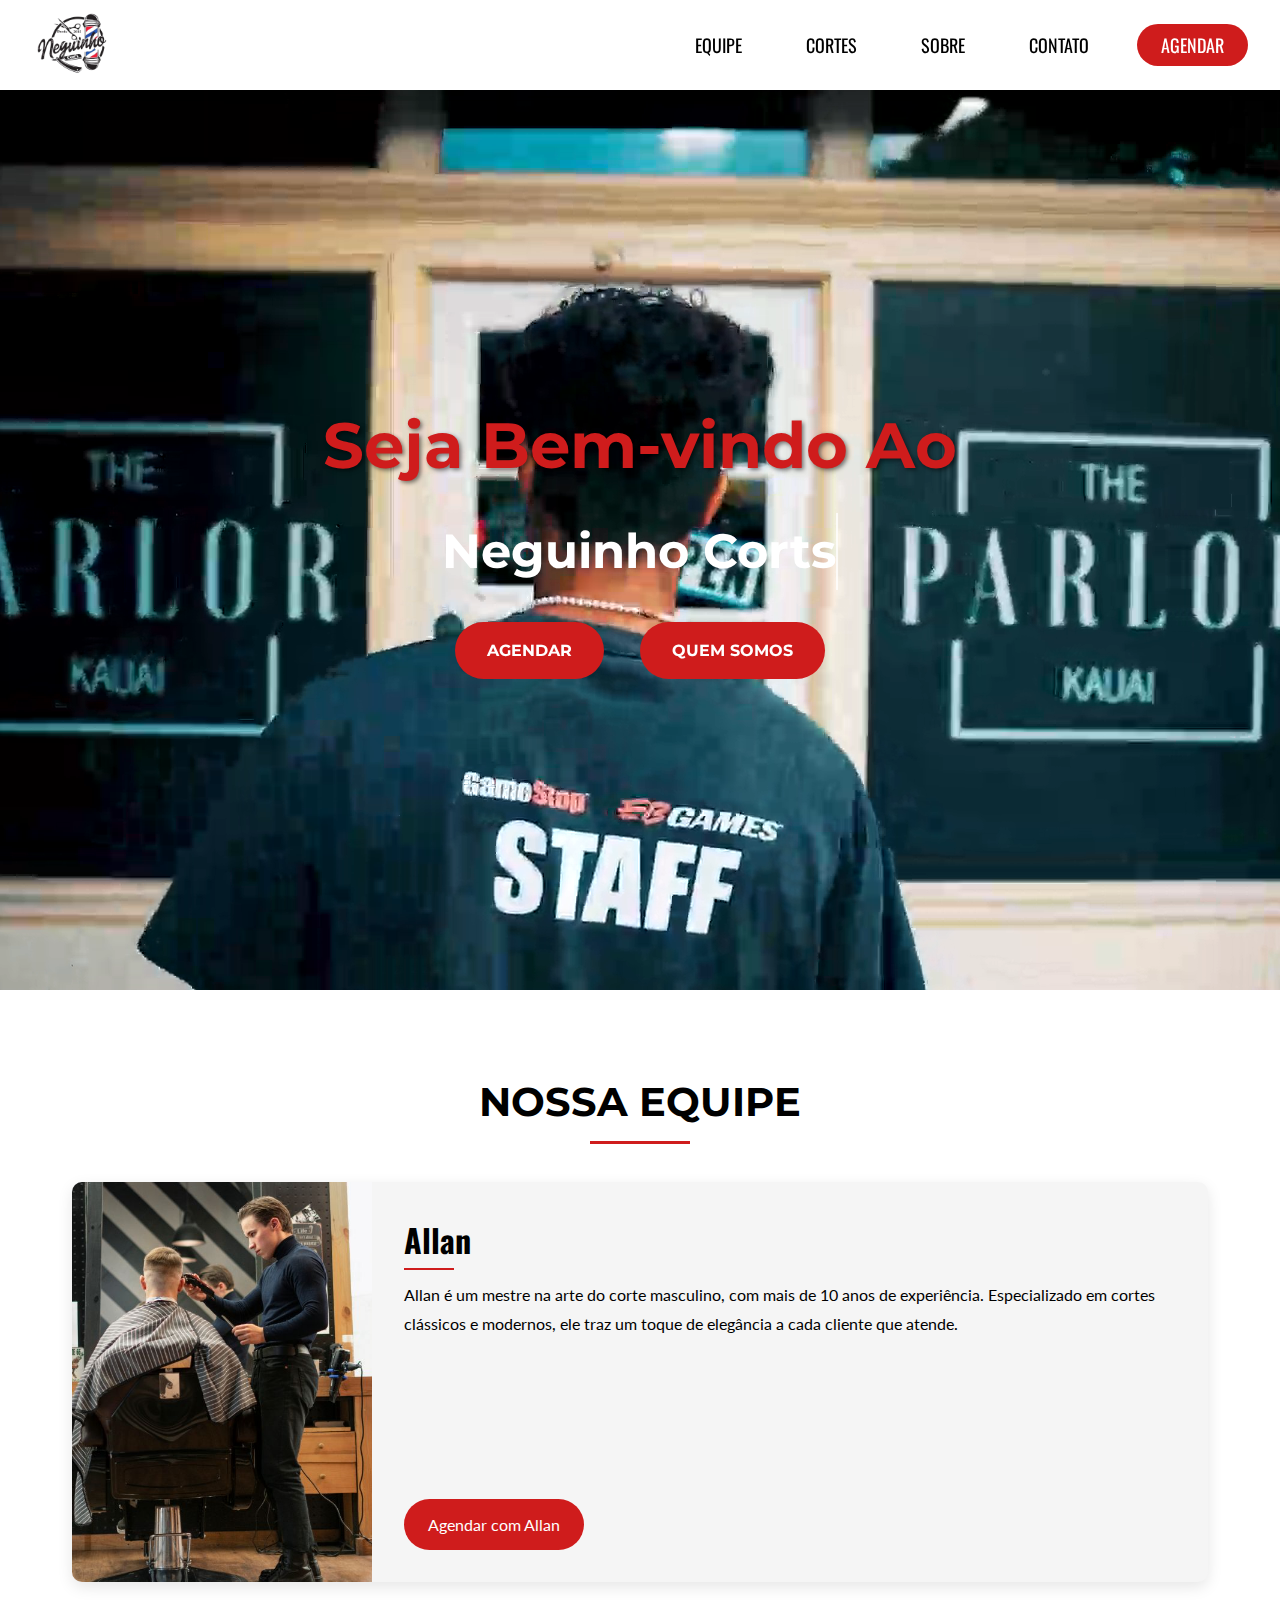
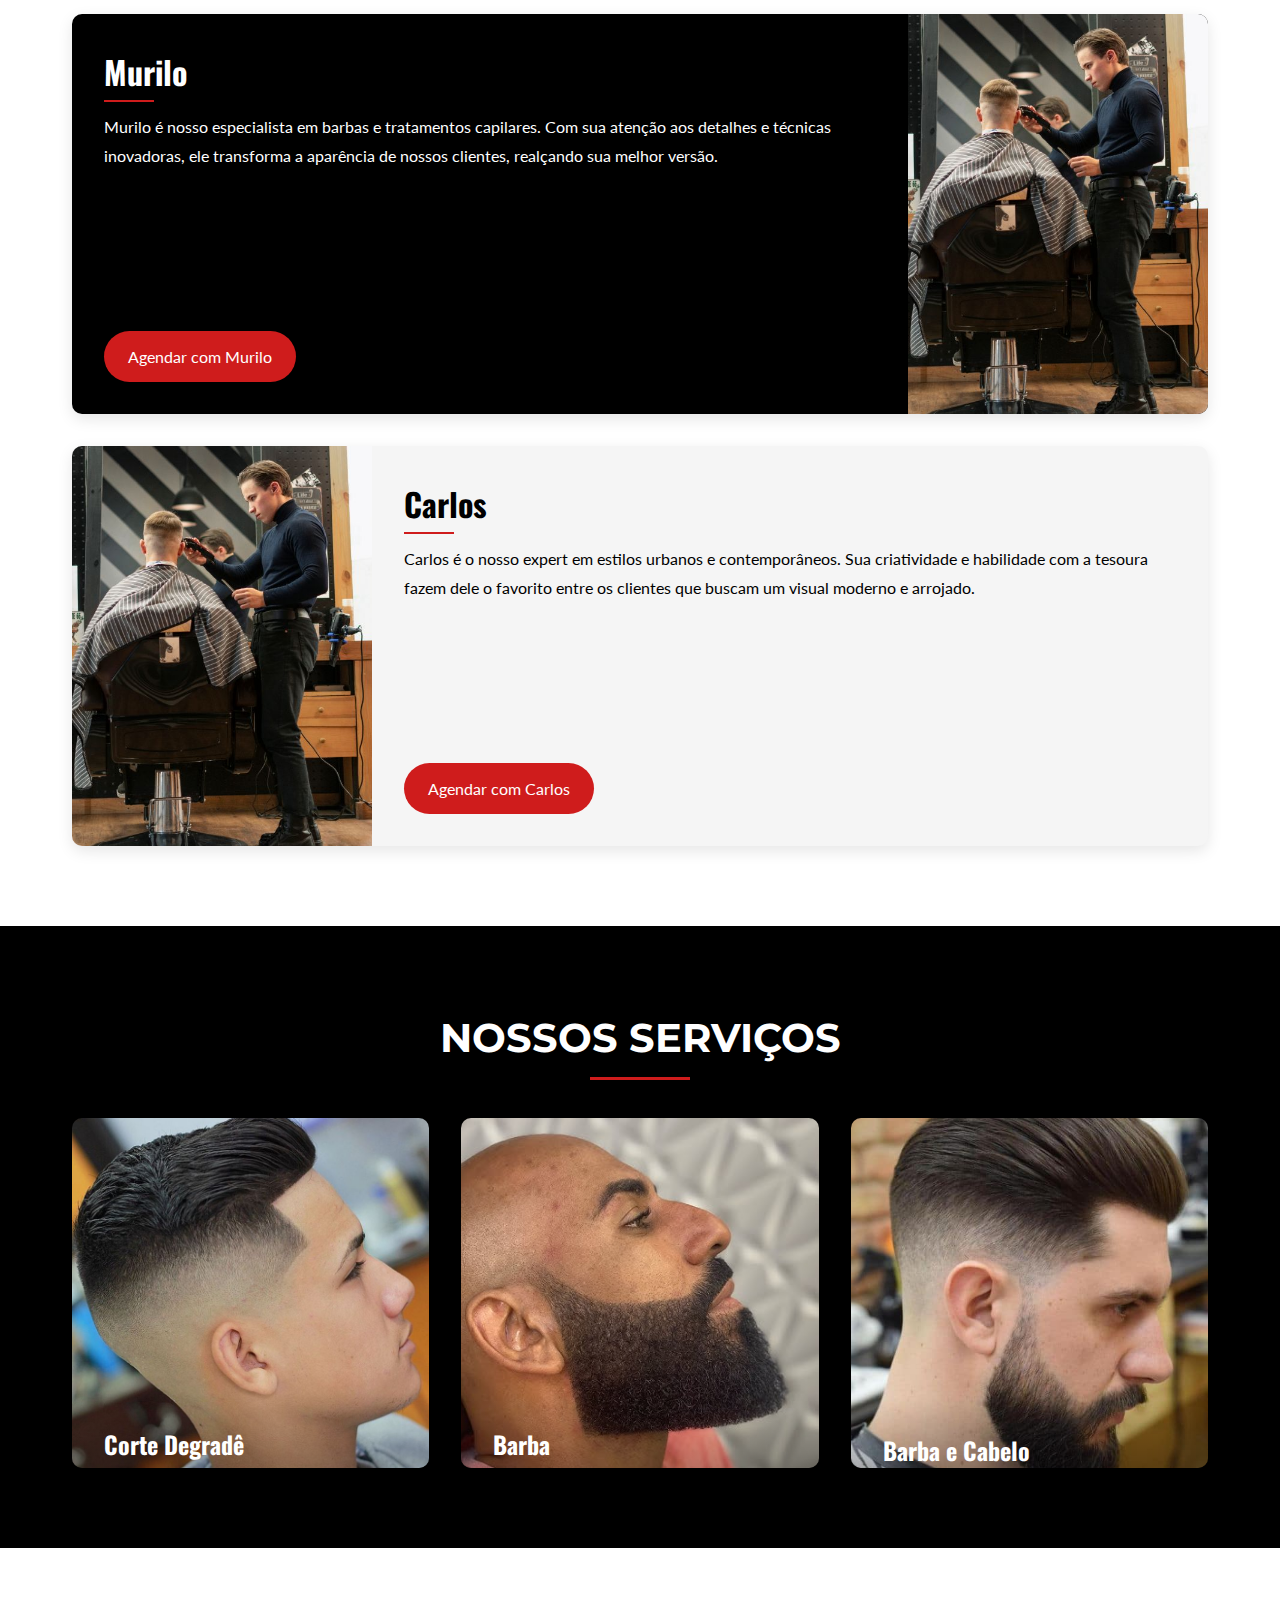
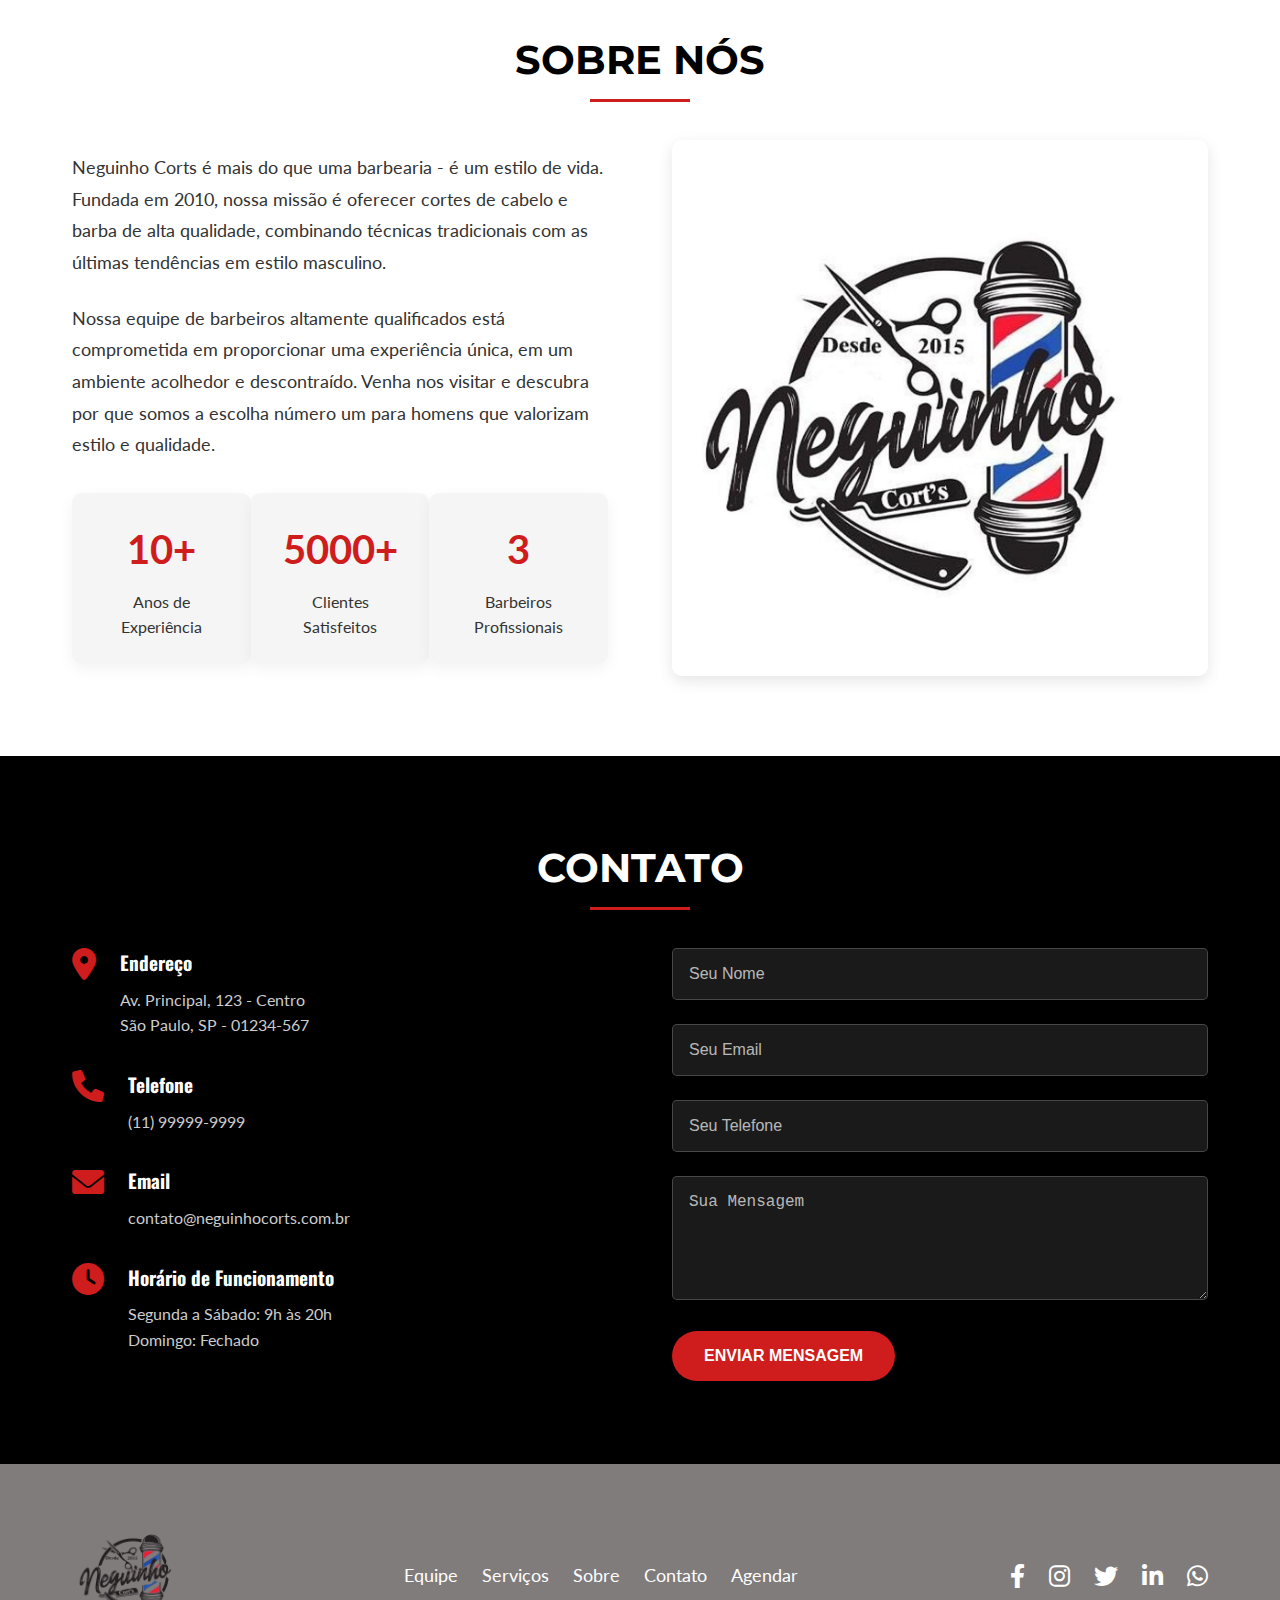
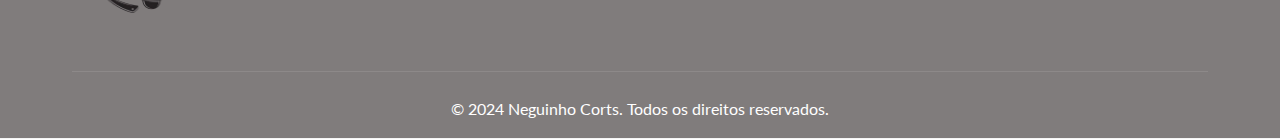
<file: index.html>
<!DOCTYPE html>
<html lang="pt-BR">
<head>
    <meta charset="UTF-8">
    <meta name="viewport" content="width=device-width, initial-scale=1.0">
    <title>Neguinho Corts - Barbearia de Estilo</title>
    <link href="https://fonts.googleapis.com/css2?family=Oswald:wght@200..700&family=Lato:wght@100;300;400;700;900&family=Montserrat:wght@100..900&display=swap" rel="stylesheet">
    <link rel="stylesheet" href="https://cdnjs.cloudflare.com/ajax/libs/font-awesome/6.0.0/css/all.min.css">
    <link rel="stylesheet" href="estilo.css">
</head>
<body>
    <nav>
        <div class="logoNav">
            <img src="img/logofundo.png" alt="Neguinho Corts Logo">
        </div>
        <div class="listNav">
            <ul>
                <li><a href="#equipe" class="menuNav">EQUIPE</a></li>
                <li><a href="#nossosCortes" class="menuNav">CORTES</a></li>
                <li><a href="#about" class="menuNav">SOBRE</a></li>
                <li><a href="#contact" class="menuNav">CONTATO</a></li>
                <li><a href="agendamento.html" class="menuNav highlight">AGENDAR</a></li>
            </ul>
        </div>
        <div class="mobileMenu">
            <i class="fas fa-bars"></i>
        </div>
    </nav>
    
    <header>
        <div class="overlay">
            <h1 class="h1Banner">Seja Bem-vindo Ao</h1>
            <p class="line typing-animation">Neguinho Corts</p>
            <div class="buttons">
                <a href="agendamento.html" class="btns">AGENDAR</a>
                <a href="#about" class="btns">QUEM SOMOS</a>
            </div>
            <video playsinline autoplay muted loop>
                <source src="videos/video2.mp4" type="video/mp4">
            </video>
        </div>
    </header>

    <section id="equipe" class="equipe">
        <div class="container">
            <h2 class="section-title">Nossa Equipe</h2>
            <div class="equipe-container">
                <div class="equipe-card">
                    <div class="equipe-image-container">
                        <img src="img/7.jpeg" alt="Allan" class="equipe-image">
                        <div class="equipe-overlay">
                            <div class="social-icons">
                                <a href="#" class="social-icon" aria-label="Instagram"><i class="fab fa-instagram"></i></a>
                                <a href="#" class="social-icon" aria-label="LinkedIn"><i class="fab fa-linkedin-in"></i></a>
                                <a href="#" class="social-icon" aria-label="WhatsApp"><i class="fab fa-whatsapp"></i></a>
                            </div>
                        </div>
                    </div>
                    <div class="equipe-info">
                        <div>
                            <h3 class="barberNames">Allan</h3>
                            <p class="equipe-bio">Allan é um mestre na arte do corte masculino, com mais de 10 anos de experiência. Especializado em cortes clássicos e modernos, ele traz um toque de elegância a cada cliente que atende.</p>
                        </div>
                        <div>
                            <a href="agendamento.html?barbeiro=Allan" class="agendar-btn">Agendar com Allan</a>
                        </div>
                    </div>
                </div>
                <div class="equipe-card">
                    <div class="equipe-image-container">
                        <img src="img/7.jpeg" alt="Murilo" class="equipe-image">
                        <div class="equipe-overlay">
                            <div class="social-icons">
                                <a href="#" class="social-icon" aria-label="Instagram"><i class="fab fa-instagram"></i></a>
                                <a href="#" class="social-icon" aria-label="LinkedIn"><i class="fab fa-linkedin-in"></i></a>
                                <a href="#" class="social-icon" aria-label="WhatsApp"><i class="fab fa-whatsapp"></i></a>
                            </div>
                        </div>
                    </div>
                    <div class="equipe-info">
                        <div>
                            <h3 class="barberNames">Murilo</h3>
                            <p class="equipe-bio">Murilo é nosso especialista em barbas e tratamentos capilares. Com sua atenção aos detalhes e técnicas inovadoras, ele transforma a aparência de nossos clientes, realçando sua melhor versão.</p>
                        </div>
                        <div>
                            <a href="agendamento.html?barbeiro=Murilo" class="agendar-btn">Agendar com Murilo</a>
                        </div>
                    </div>
                </div>
                <div class="equipe-card">
                    <div class="equipe-image-container">
                        <img src="img/7.jpeg" alt="Carlos" class="equipe-image">
                        <div class="equipe-overlay">
                            <div class="social-icons">
                                <a href="#" class="social-icon" aria-label="Instagram"><i class="fab fa-instagram"></i></a>
                                <a href="#" class="social-icon" aria-label="LinkedIn"><i class="fab fa-linkedin-in"></i></a>
                                <a href="#" class="social-icon" aria-label="WhatsApp"><i class="fab fa-whatsapp"></i></a>
                            </div>
                        </div>
                    </div>
                    <div class="equipe-info">
                        <div>
                            <h3 class="barberNames">Carlos</h3>
                            <p class="equipe-bio">Carlos é o nosso expert em estilos urbanos e contemporâneos. Sua criatividade e habilidade com a tesoura fazem dele o favorito entre os clientes que buscam um visual moderno e arrojado.</p>
                        </div>
                        <div>
                            <a href="agendamento.html?barbeiro=Carlos" class="agendar-btn">Agendar com Carlos</a>
                        </div>
                    </div>
                </div>
            </div>
        </div>
    </section>

    <section id="nossosCortes" class="nossosCortes">
        <div class="container">
            <h2 class="section-title light">Nossos Serviços</h2>
            <div class="cortesPromotion">
                <div class="card">
                    <img src="img/cortedegrade.jpg" alt="Corte Degradê">
                    <div class="card__content">
                        <h3 class="card__title">Corte Degradê</h3>
                        <p class="card__description">Estilo moderno e elegante para todos os tipos de cabelo.</p>
                        <span class="card__price">R$ 35,00</span>
                        <a href="agendamento.html?servico=Corte Degradê" class="card__btn">Agendar</a>
                    </div>
                </div>
                <div class="card">
                    <img src="img/barba.jpg" alt="Barba">
                    <div class="card__content">
                        <h3 class="card__title">Barba</h3>
                        <p class="card__description">Modelagem e cuidados especiais para sua barba.</p>
                        <span class="card__price">R$ 25,00</span>
                        <a href="agendamento.html?servico=Barba" class="card__btn">Agendar</a>
                    </div>
                </div>
                <div class="card">
                    <img src="img/barbaecabelo.jpg" alt="Barba e Cabelo">
                    <div class="card__content">
                        <h3 class="card__title">Barba e Cabelo</h3>
                        <p class="card__description">Pacote completo para renovar seu visual.</p>
                        <span class="card__price">R$ 50,00</span>
                        <a href="agendamento.html?servico=Barba e Cabelo" class="card__btn">Agendar</a>
                    </div>
                </div>
            </div>
        </div>
    </section>

    <section id="about" class="about">
        <div class="container">
            <h2 class="section-title">Sobre Nós</h2>
            <div class="about-content">
                <div class="about-text">
                    <p>Neguinho Corts é mais do que uma barbearia - é um estilo de vida. Fundada em 2010, nossa missão é oferecer cortes de cabelo e barba de alta qualidade, combinando técnicas tradicionais com as últimas tendências em estilo masculino.</p>
                    <p>Nossa equipe de barbeiros altamente qualificados está comprometida em proporcionar uma experiência única, em um ambiente acolhedor e descontraído. Venha nos visitar e descubra por que somos a escolha número um para homens que valorizam estilo e qualidade.</p>
                    <div class="about-stats">
                        <div class="stat">
                            <span class="stat-number">10+</span>
                            <span class="stat-text">Anos de Experiência</span>
                        </div>
                        <div class="stat">
                            <span class="stat-number">5000+</span>
                            <span class="stat-text">Clientes Satisfeitos</span>
                        </div>
                        <div class="stat">
                            <span class="stat-number">3</span>
                            <span class="stat-text">Barbeiros Profissionais</span>
                        </div>
                    </div>
                </div>
                <div class="about-image">
                    <img src="img/neguinhocorts.jpeg" alt="Neguinho Corts Interior">
                </div>
            </div>
        </div>
    </section>

    <section id="contact" class="contact">
        <div class="container">
            <h2 class="section-title light">Contato</h2>
            <div class="contact-content">
                <div class="contact-info">
                    <div class="contact-item">
                        <i class="fas fa-map-marker-alt"></i>
                        <div>
                            <h3>Endereço</h3>
                            <p>Av. Principal, 123 - Centro</p>
                            <p>São Paulo, SP - 01234-567</p>
                        </div>
                    </div>
                    <div class="contact-item">
                        <i class="fas fa-phone"></i>
                        <div>
                            <h3>Telefone</h3>
                            <p>(11) 99999-9999</p>
                        </div>
                    </div>
                    <div class="contact-item">
                        <i class="fas fa-envelope"></i>
                        <div>
                            <h3>Email</h3>
                            <p>contato@neguinhocorts.com.br</p>
                        </div>
                    </div>
                    <div class="contact-item">
                        <i class="fas fa-clock"></i>
                        <div>
                            <h3>Horário de Funcionamento</h3>
                            <p>Segunda a Sábado: 9h às 20h</p>
                            <p>Domingo: Fechado</p>
                        </div>
                    </div>
                </div>
                <div class="contact-form">
                    <form id="contactForm">
                        <div class="form-group">
                            <input type="text" id="name" placeholder="Seu Nome" required>
                        </div>
                        <div class="form-group">
                            <input type="email" id="email" placeholder="Seu Email" required>
                        </div>
                        <div class="form-group">
                            <input type="tel" id="phone" placeholder="Seu Telefone" required>
                        </div>
                        <div class="form-group">
                            <textarea id="message" placeholder="Sua Mensagem" rows="5" required></textarea>
                        </div>
                        <button type="submit" class="submit-btn">Enviar Mensagem</button>
                    </form>
                </div>
            </div>
        </div>
    </section>

    <footer>
        <div class="container">
            <div class="footer-content">
                <div class="footer-logo">
                    <img src="img/logofundo.png" alt="Neguinho Corts Logo">
                </div>
                <div class="footer-links">
                    <ul>
                        <li><a href="#equipe">Equipe</a></li>
                        <li><a href="#nossosCortes">Serviços</a></li>
                        <li><a href="#about">Sobre</a></li>
                        <li><a href="#contact">Contato</a></li>
                        <li><a href="agendamento.html">Agendar</a></li>
                    </ul>
                </div>
                <div class="footer-social">
                    <a href="#" aria-label="Facebook"><i class="fab fa-facebook-f"></i></a>
                    <a href="#" aria-label="Instagram"><i class="fab fa-instagram"></i></a>
                    <a href="#" aria-label="Twitter"><i class="fab fa-twitter"></i></a>
                    <a href="#" aria-label="LinkedIn"><i class="fab fa-linkedin-in"></i></a>
                    <a href="#" aria-label="WhatsApp"><i class="fab fa-whatsapp"></i></a>
                </div>
            </div>
            <div class="footer-bottom">
                <p>&copy; 2024 Neguinho Corts. Todos os direitos reservados.</p>
            </div>
        </div>
    </footer>

    <a href="#" class="back-to-top">
        <i class="fas fa-arrow-up"></i>
    </a>

    <script src="script.js"></script>
</body>
</html>
</file>
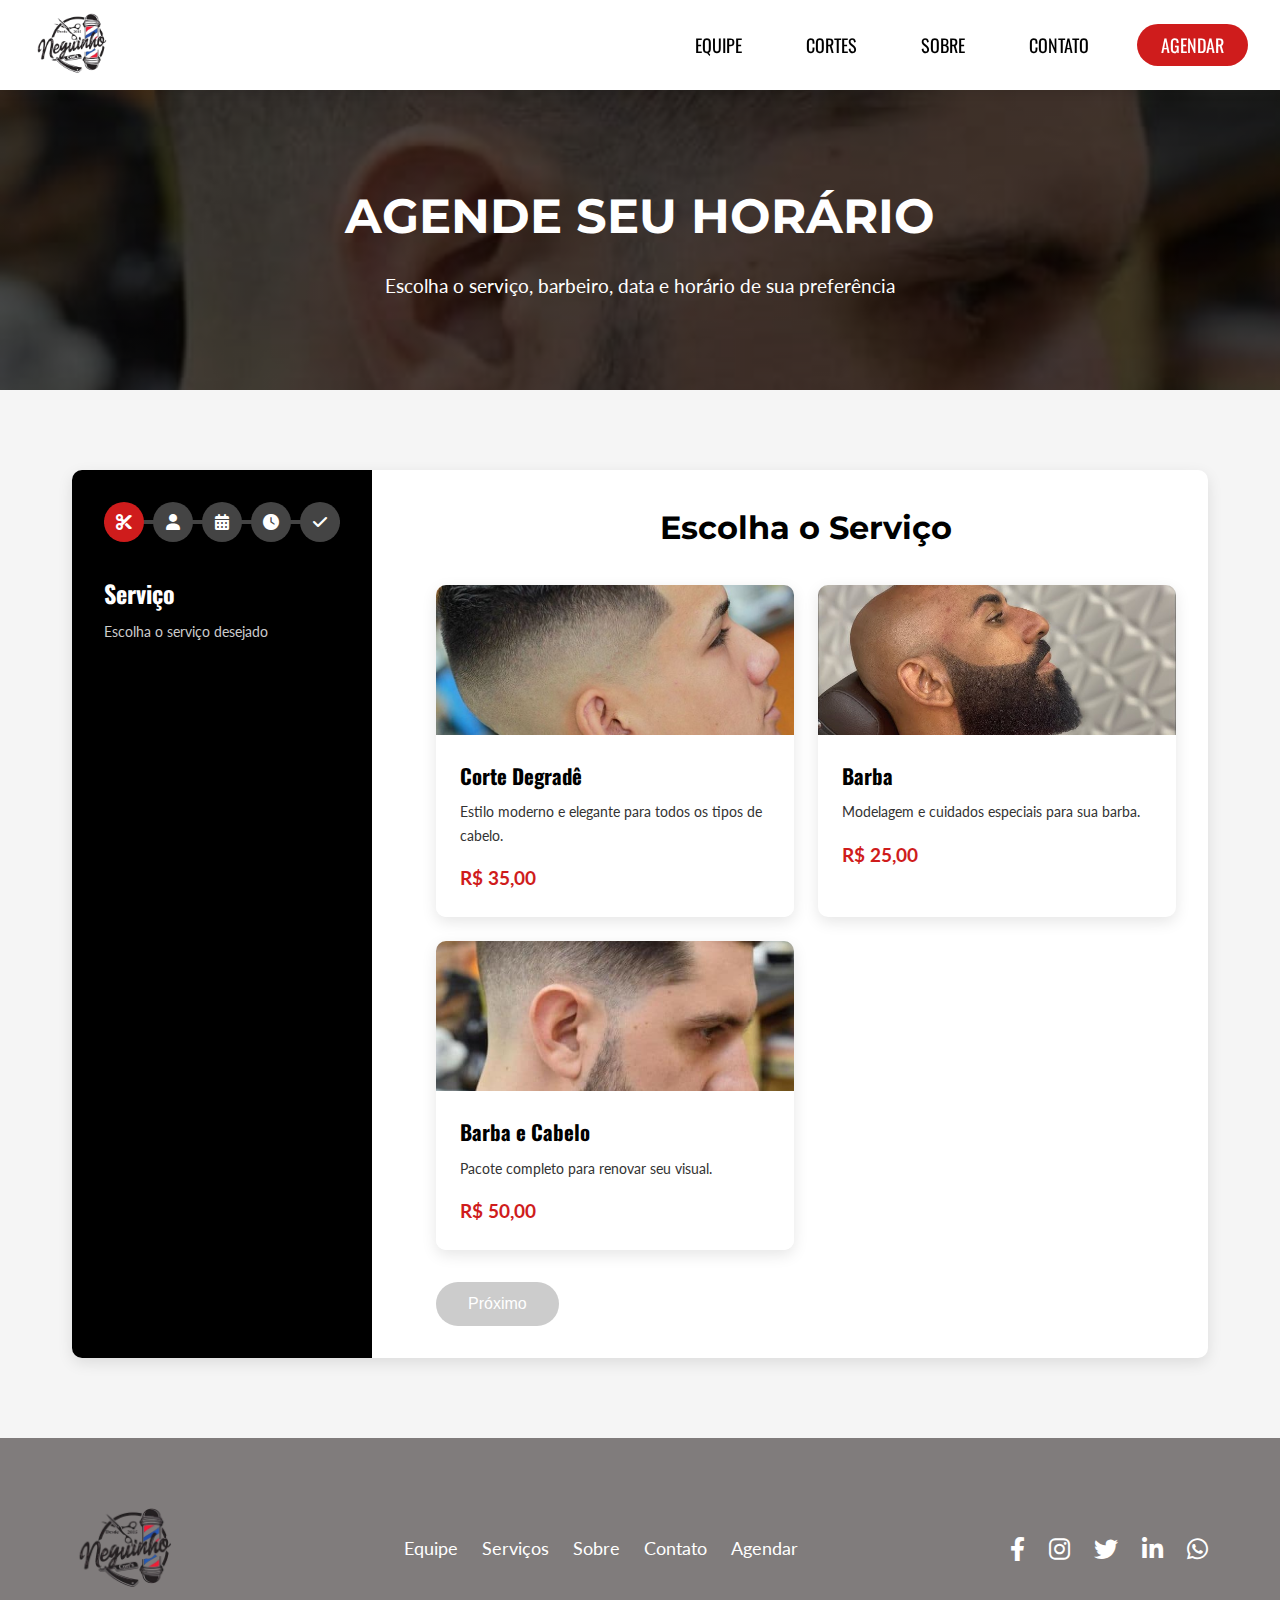
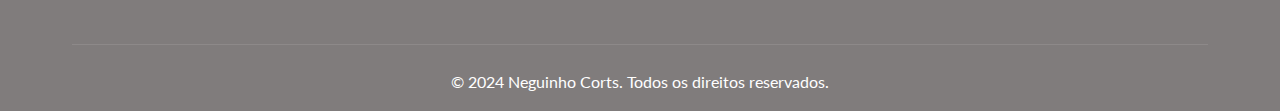
<file: agendamento.html>
<!DOCTYPE html>
<html lang="pt-BR">
<head>
    <meta charset="UTF-8">
    <meta name="viewport" content="width=device-width, initial-scale=1.0">
    <title>Agendamento - Neguinho Corts</title>
    <link href="https://fonts.googleapis.com/css2?family=Oswald:wght@200..700&family=Lato:wght@100;300;400;700;900&family=Montserrat:wght@100..900&display=swap" rel="stylesheet">
    <link rel="stylesheet" href="https://cdnjs.cloudflare.com/ajax/libs/font-awesome/6.0.0/css/all.min.css">
    <link rel="stylesheet" href="estilo.css">
    <link rel="stylesheet" href="agendamento.css">
</head>
<body>
    <nav>
        <div class="logoNav">
            <a href="index.html">
                <img src="img/logofundo.png" alt="Neguinho Corts Logo">
            </a>
        </div>
        <div class="listNav">
            <ul>
                <li><a href="index.html#equipe" class="menuNav">EQUIPE</a></li>
                <li><a href="index.html#nossosCortes" class="menuNav">CORTES</a></li>
                <li><a href="index.html#about" class="menuNav">SOBRE</a></li>
                <li><a href="index.html#contact" class="menuNav">CONTATO</a></li>
                <li><a href="agendamento.html" class="menuNav highlight">AGENDAR</a></li>
            </ul>
        </div>
        <div class="mobileMenu">
            <i class="fas fa-bars"></i>
        </div>
    </nav>

    <section class="agendamento-hero">
        <div class="container">
            <h1>Agende seu Horário</h1>
            <p>Escolha o serviço, barbeiro, data e horário de sua preferência</p>
        </div>
    </section>

    <section class="agendamento-section">
        <div class="container">
            <div class="agendamento-container">
                <div class="agendamento-sidebar">
                    <div class="progress-container">
                        <div class="progress-bar">
                            <div class="progress" id="progress"></div>
                            <div class="progress-step active" data-step="1">
                                <i class="fas fa-cut"></i>
                            </div>
                            <div class="progress-step" data-step="2">
                                <i class="fas fa-user"></i>
                            </div>
                            <div class="progress-step" data-step="3">
                                <i class="fas fa-calendar-alt"></i>
                            </div>
                            <div class="progress-step" data-step="4">
                                <i class="fas fa-clock"></i>
                            </div>
                            <div class="progress-step" data-step="5">
                                <i class="fas fa-check"></i>
                            </div>
                        </div>
                    </div>
                    <div class="step-info">
                        <div class="step-info-item active" data-step="1">
                            <h3>Serviço</h3>
                            <p>Escolha o serviço desejado</p>
                        </div>
                        <div class="step-info-item" data-step="2">
                            <h3>Barbeiro</h3>
                            <p>Selecione seu barbeiro preferido</p>
                        </div>
                        <div class="step-info-item" data-step="3">
                            <h3>Data</h3>
                            <p>Escolha a data para o atendimento</p>
                        </div>
                        <div class="step-info-item" data-step="4">
                            <h3>Horário</h3>
                            <p>Selecione o horário disponível</p>
                        </div>
                        <div class="step-info-item" data-step="5">
                            <h3>Confirmação</h3>
                            <p>Confirme seus dados e finalize</p>
                        </div>
                    </div>
                </div>
                <div class="agendamento-content">
                    <form id="agendamentoForm">
                        <!-- Step 1: Serviço -->
                        <div class="form-step active" data-step="1">
                            <h2>Escolha o Serviço</h2>
                            <div class="service-options">
                                <div class="service-card" data-service="Corte Degradê">
                                    <div class="service-img">
                                        <img src="img/cortedegrade.jpg" alt="Corte Degradê">
                                    </div>
                                    <div class="service-info">
                                        <h3>Corte Degradê</h3>
                                        <p>Estilo moderno e elegante para todos os tipos de cabelo.</p>
                                        <span class="service-price">R$ 35,00</span>
                                    </div>
                                </div>
                                <div class="service-card" data-service="Barba">
                                    <div class="service-img">
                                        <img src="img/barba.jpg" alt="Barba">
                                    </div>
                                    <div class="service-info">
                                        <h3>Barba</h3>
                                        <p>Modelagem e cuidados especiais para sua barba.</p>
                                        <span class="service-price">R$ 25,00</span>
                                    </div>
                                </div>
                                <div class="service-card" data-service="Barba e Cabelo">
                                    <div class="service-img">
                                        <img src="img/barbaecabelo.jpg" alt="Barba e Cabelo">
                                    </div>
                                    <div class="service-info">
                                        <h3>Barba e Cabelo</h3>
                                        <p>Pacote completo para renovar seu visual.</p>
                                        <span class="service-price">R$ 50,00</span>
                                    </div>
                                </div>
                            </div>
                            <input type="hidden" id="selectedService" name="service">
                            <div class="form-buttons">
                                <button type="button" class="next-btn" disabled>Próximo</button>
                            </div>
                        </div>

                        <!-- Step 2: Barbeiro -->
                        <div class="form-step" data-step="2">
                            <h2>Escolha o Barbeiro</h2>
                            <div class="barber-options">
                                <div class="barber-card" data-barber="Allan">
                                    <div class="barber-img">
                                        <img src="img/7.jpeg" alt="Allan">
                                    </div>
                                    <div class="barber-info">
                                        <h3>Allan</h3>
                                        <p>Especialista em cortes clássicos e modernos</p>
                                        <div class="barber-rating">
                                            <i class="fas fa-star"></i>
                                            <i class="fas fa-star"></i>
                                            <i class="fas fa-star"></i>
                                            <i class="fas fa-star"></i>
                                            <i class="fas fa-star-half-alt"></i>
                                            <span>(4.5)</span>
                                        </div>
                                    </div>
                                </div>
                                <div class="barber-card" data-barber="Murilo">
                                    <div class="barber-img">
                                        <img src="img/7.jpeg" alt="Murilo">
                                    </div>
                                    <div class="barber-info">
                                        <h3>Murilo</h3>
                                        <p>Especialista em barbas e tratamentos capilares</p>
                                        <div class="barber-rating">
                                            <i class="fas fa-star"></i>
                                            <i class="fas fa-star"></i>
                                            <i class="fas fa-star"></i>
                                            <i class="fas fa-star"></i>
                                            <i class="fas fa-star"></i>
                                            <span>(5.0)</span>
                                        </div>
                                    </div>
                                </div>
                                <div class="barber-card" data-barber="Carlos">
                                    <div class="barber-img">
                                        <img src="img/7.jpeg" alt="Carlos">
                                    </div>
                                    <div class="barber-info">
                                        <h3>Carlos</h3>
                                        <p>Especialista em estilos urbanos e contemporâneos</p>
                                        <div class="barber-rating">
                                            <i class="fas fa-star"></i>
                                            <i class="fas fa-star"></i>
                                            <i class="fas fa-star"></i>
                                            <i class="fas fa-star"></i>
                                            <i class="far fa-star"></i>
                                            <span>(4.0)</span>
                                        </div>
                                    </div>
                                </div>
                            </div>
                            <input type="hidden" id="selectedBarber" name="barber">
                            <div class="form-buttons">
                                <button type="button" class="prev-btn">Anterior</button>
                                <button type="button" class="next-btn" disabled>Próximo</button>
                            </div>
                        </div>

                        <!-- Step 3: Data -->
                        <div class="form-step" data-step="3">
                            <h2>Escolha a Data</h2>
                            <div class="calendar-container">
                                <div class="calendar-header">
                                    <button type="button" id="prevMonth"><i class="fas fa-chevron-left"></i></button>
                                    <h3 id="currentMonth">Março 2024</h3>
                                    <button type="button" id="nextMonth"><i class="fas fa-chevron-right"></i></button>
                                </div>
                                <div class="calendar-weekdays">
                                    <div>Dom</div>
                                    <div>Seg</div>
                                    <div>Ter</div>
                                    <div>Qua</div>
                                    <div>Qui</div>
                                    <div>Sex</div>
                                    <div>Sáb</div>
                                </div>
                                <div class="calendar-days" id="calendarDays">
                                    <!-- Dias serão gerados via JavaScript -->
                                </div>
                            </div>
                            <input type="hidden" id="selectedDate" name="date">
                            <div class="form-buttons">
                                <button type="button" class="prev-btn">Anterior</button>
                                <button type="button" class="next-btn" disabled>Próximo</button>
                            </div>
                        </div>

                        <!-- Step 4: Horário -->
                        <div class="form-step" data-step="4">
                            <h2>Escolha o Horário</h2>
                            <div class="time-slots">
                                <div class="time-slot" data-time="09:00">09:00</div>
                                <div class="time-slot" data-time="10:00">10:00</div>
                                <div class="time-slot" data-time="11:00">11:00</div>
                                <div class="time-slot" data-time="12:00">12:00</div>
                                <div class="time-slot" data-time="13:00">13:00</div>
                                <div class="time-slot" data-time="14:00">14:00</div>
                                <div class="time-slot" data-time="15:00">15:00</div>
                                <div class="time-slot" data-time="16:00">16:00</div>
                                <div class="time-slot" data-time="17:00">17:00</div>
                                <div class="time-slot" data-time="18:00">18:00</div>
                                <div class="time-slot" data-time="19:00">19:00</div>
                            </div>
                            <input type="hidden" id="selectedTime" name="time">
                            <div class="form-buttons">
                                <button type="button" class="prev-btn">Anterior</button>
                                <button type="button" class="next-btn" disabled>Próximo</button>
                            </div>
                        </div>

                        <!-- Step 5: Confirmação -->
                        <div class="form-step" data-step="5">
                            <h2>Confirme seus Dados</h2>
                            <div class="confirmation-details">
                                <div class="confirmation-item">
                                    <span class="confirmation-label">Serviço:</span>
                                    <span class="confirmation-value" id="confirmService"></span>
                                </div>
                                <div class="confirmation-item">
                                    <span class="confirmation-label">Barbeiro:</span>
                                    <span class="confirmation-value" id="confirmBarber"></span>
                                </div>
                                <div class="confirmation-item">
                                    <span class="confirmation-label">Data:</span>
                                    <span class="confirmation-value" id="confirmDate"></span>
                                </div>
                                <div class="confirmation-item">
                                    <span class="confirmation-label">Horário:</span>
                                    <span class="confirmation-value" id="confirmTime"></span>
                                </div>
                                <div class="confirmation-item">
                                    <span class="confirmation-label">Preço:</span>
                                    <span class="confirmation-value" id="confirmPrice"></span>
                                </div>
                            </div>
                            <div class="personal-info">
                                <h3>Seus Dados</h3>
                                <div class="form-group">
                                    <label for="clientName">Nome Completo</label>
                                    <input type="text" id="clientName" name="clientName" required>
                                </div>
                                <div class="form-group">
                                    <label for="clientPhone">Telefone</label>
                                    <input type="tel" id="clientPhone" name="clientPhone" required>
                                </div>
                                <div class="form-group">
                                    <label for="clientEmail">Email</label>
                                    <input type="email" id="clientEmail" name="clientEmail" required>
                                </div>
                                <div class="form-group">
                                    <label for="clientNotes">Observações (opcional)</label>
                                    <textarea id="clientNotes" name="clientNotes" rows="3"></textarea>
                                </div>
                            </div>
                            <div class="form-buttons">
                                <button type="button" class="prev-btn">Anterior</button>
                                <button type="submit" class="submit-btn">Confirmar Agendamento</button>
                            </div>
                        </div>
                    </form>
                </div>
            </div>
        </div>
    </section>

    <div class="booking-success" id="bookingSuccess">
        <div class="success-content">
            <div class="success-icon">
                <i class="fas fa-check-circle"></i>
            </div>
            <h2>Agendamento Confirmado!</h2>
            <p>Seu horário foi agendado com sucesso.</p>
            <p>Enviamos um email de confirmação com os detalhes do seu agendamento.</p>
            <div class="success-details" id="successDetails">
                <!-- Detalhes do agendamento serão inseridos aqui via JavaScript -->
            </div>
            <button class="back-home-btn">Voltar para a Página Inicial</button>
        </div>
    </div>

    <footer>
        <div class="container">
            <div class="footer-content">
                <div class="footer-logo">
                    <img src="img/logofundo.png" alt="Neguinho Corts Logo">
                </div>
                <div class="footer-links">
                    <ul>
                        <li><a href="index.html#equipe">Equipe</a></li>
                        <li><a href="index.html#nossosCortes">Serviços</a></li>
                        <li><a href="index.html#about">Sobre</a></li>
                        <li><a href="index.html#contact">Contato</a></li>
                        <li><a href="agendamento.html">Agendar</a></li>
                    </ul>
                </div>
                <div class="footer-social">
                    <a href="#" aria-label="Facebook"><i class="fab fa-facebook-f"></i></a>
                    <a href="#" aria-label="Instagram"><i class="fab fa-instagram"></i></a>
                    <a href="#" aria-label="Twitter"><i class="fab fa-twitter"></i></a>
                    <a href="#" aria-label="LinkedIn"><i class="fab fa-linkedin-in"></i></a>
                    <a href="#" aria-label="WhatsApp"><i class="fab fa-whatsapp"></i></a>
                </div>
            </div>
            <div class="footer-bottom">
                <p>&copy; 2024 Neguinho Corts. Todos os direitos reservados.</p>
            </div>
        </div>
    </footer>

    <a href="#" class="back-to-top">
        <i class="fas fa-arrow-up"></i>
    </a>

    <script src="script.js"></script>
    <script src="agendamento.js"></script>
</body>
</html>
</file>
<file: agendamento.css>
/* Agendamento Page Styles */
.agendamento-hero {
    height: 300px;
    background: linear-gradient(rgba(0, 0, 0, 0.7), rgba(0, 0, 0, 0.7)), url('img/barbaecabelo.jpg');
    background-size: cover;
    background-position: center;
    display: flex;
    align-items: center;
    justify-content: center;
    text-align: center;
    color: var(--light-color);
    margin-top: 90px;
}

.agendamento-hero h1 {
    font-family: 'Montserrat', sans-serif;
    font-size: 3rem;
    margin-bottom: 1rem;
    text-transform: uppercase;
}

.agendamento-hero p {
    font-size: 1.2rem;
    max-width: 600px;
    margin: 0 auto;
}

.agendamento-section {
    padding: 5rem 0;
    background-color: var(--gray-color);
}

.agendamento-container {
    display: flex;
    gap: 2rem;
    background-color: var(--light-color);
    border-radius: 10px;
    box-shadow: 0 5px 15px rgba(0, 0, 0, 0.1);
    overflow: hidden;
}

.agendamento-sidebar {
    width: 300px;
    background-color: var(--secondary-color);
    color: var(--light-color);
    padding: 2rem;
}

.progress-container {
    margin-bottom: 2rem;
}

.progress-bar {
    position: relative;
    display: flex;
    justify-content: space-between;
    margin: 0 auto;
    margin-bottom: 2rem;
}

.progress-bar::before {
    content: '';
    position: absolute;
    top: 50%;
    left: 0;
    transform: translateY(-50%);
    height: 4px;
    width: 100%;
    background-color: #444;
    z-index: 0;
}

.progress {
    position: absolute;
    top: 50%;
    left: 0;
    transform: translateY(-50%);
    height: 4px;
    width: 0%;
    background-color: var(--primary-color);
    z-index: 1;
    transition: width 0.3s ease;
}

.progress-step {
    width: 40px;
    height: 40px;
    background-color: #444;
    border-radius: 50%;
    display: flex;
    align-items: center;
    justify-content: center;
    z-index: 2;
    transition: var(--transition);
}

.progress-step.active {
    background-color: var(--primary-color);
}

.progress-step.completed {
    background-color: var(--accent-color);
}

.step-info-item {
    display: none;
    margin-bottom: 1rem;
}

.step-info-item.active {
    display: block;
    animation: fadeIn 0.5s ease;
}

.step-info-item h3 {
    font-family: 'Oswald', sans-serif;
    font-size: 1.5rem;
    margin-bottom: 0.5rem;
}

.step-info-item p {
    color: #ccc;
    font-size: 0.9rem;
}

.agendamento-content {
    flex: 1;
    padding: 2rem;
}

.form-step {
    display: none;
}

.form-step.active {
    display: block;
    animation: fadeIn 0.5s ease;
}

.form-step h2 {
    font-family: 'Montserrat', sans-serif;
    font-size: 2rem;
    margin-bottom: 2rem;
    color: var(--secondary-color);
    text-align: center;
}

/* Service Options */
.service-options {
    display: grid;
    grid-template-columns: repeat(auto-fit, minmax(250px, 1fr));
    gap: 1.5rem;
    margin-bottom: 2rem;
}

.service-card {
    border-radius: 10px;
    overflow: hidden;
    box-shadow: 0 5px 15px rgba(0, 0, 0, 0.1);
    cursor: pointer;
    transition: var(--transition);
    position: relative;
}

.service-card:hover {
    transform: translateY(-5px);
    box-shadow: 0 10px 25px rgba(0, 0, 0, 0.15);
}

.service-card.selected {
    border: 2px solid var(--primary-color);
}

.service-card.selected::after {
    content: '\f00c';
    font-family: 'Font Awesome 5 Free';
    font-weight: 900;
    position: absolute;
    top: 10px;
    right: 10px;
    width: 30px;
    height: 30px;
    background-color: var(--primary-color);
    color: var(--light-color);
    border-radius: 50%;
    display: flex;
    align-items: center;
    justify-content: center;
}

.service-img {
    height: 150px;
}

.service-img img {
    width: 100%;
    height: 100%;
    object-fit: cover;
}

.service-info {
    padding: 1.5rem;
    background-color: var(--light-color);
}

.service-info h3 {
    font-family: 'Oswald', sans-serif;
    font-size: 1.3rem;
    margin-bottom: 0.5rem;
    color: var(--secondary-color);
}

.service-info p {
    font-size: 0.9rem;
    color: var(--dark-color);
    margin-bottom: 1rem;
}

.service-price {
    display: block;
    font-weight: bold;
    color: var(--primary-color);
    font-size: 1.2rem;
}

/* Barber Options */
.barber-options {
    display: grid;
    grid-template-columns: repeat(auto-fit, minmax(250px, 1fr));
    gap: 1.5rem;
    margin-bottom: 2rem;
}

.barber-card {
    border-radius: 10px;
    overflow: hidden;
    box-shadow: 0 5px 15px rgba(0, 0, 0, 0.1);
    cursor: pointer;
    transition: var(--transition);
    position: relative;
}

.barber-card:hover {
    transform: translateY(-5px);
    box-shadow: 0 10px 25px rgba(0, 0, 0, 0.15);
}

.barber-card.selected {
    border: 2px solid var(--primary-color);
}

.barber-card.selected::after {
    content: '\f00c';
    font-family: 'Font Awesome 5 Free';
    font-weight: 900;
    position: absolute;
    top: 10px;
    right: 10px;
    width: 30px;
    height: 30px;
    background-color: var(--primary-color);
    color: var(--light-color);
    border-radius: 50%;
    display: flex;
    align-items: center;
    justify-content: center;
}

.barber-img {
    height: 200px;
}

.barber-img img {
    width: 100%;
    height: 100%;
    object-fit: cover;
}

.barber-info {
    padding: 1.5rem;
    background-color: var(--light-color);
}

.barber-info h3 {
    font-family: 'Oswald', sans-serif;
    font-size: 1.3rem;
    margin-bottom: 0.5rem;
    color: var(--secondary-color);
}

.barber-info p {
    font-size: 0.9rem;
    color: var(--dark-color);
    margin-bottom: 1rem;
}

.barber-rating {
    color: #ffc107;
}

.barber-rating span {
    color: var(--dark-color);
    margin-left: 0.5rem;
}

/* Calendar */
.calendar-container {
    max-width: 500px;
    margin: 0 auto 2rem;
    background-color: var(--light-color);
    border-radius: 10px;
    box-shadow: 0 5px 15px rgba(0, 0, 0, 0.1);
    overflow: hidden;
}

.calendar-header {
    display: flex;
    justify-content: space-between;
    align-items: center;
    padding: 1rem;
    background-color: var(--secondary-color);
    color: var(--light-color);
}

.calendar-header button {
    background: none;
    border: none;
    color: var(--light-color);
    font-size: 1.2rem;
    cursor: pointer;
    transition: var(--transition);
}

.calendar-header button:hover {
    color: var(--primary-color);
}

.calendar-weekdays {
    display: grid;
    grid-template-columns: repeat(7, 1fr);
    text-align: center;
    padding: 1rem 0;
    background-color: #f9f9f9;
    font-weight: bold;
}

.calendar-days {
    display: grid;
    grid-template-columns: repeat(7, 1fr);
    gap: 5px;
    padding: 1rem;
}

.calendar-day {
    display: flex;
    align-items: center;
    justify-content: center;
    height: 40px;
    border-radius: 50%;
    cursor: pointer;
    transition: var(--transition);
}

.calendar-day:hover:not(.disabled) {
    background-color: #f0f0f0;
}

.calendar-day.selected {
    background-color: var(--primary-color);
    color: var(--light-color);
}

.calendar-day.today {
    border: 2px solid var(--primary-color);
}

.calendar-day.disabled {
    color: #ccc;
    cursor: not-allowed;
}

/* Time Slots */
.time-slots {
    display: grid;
    grid-template-columns: repeat(auto-fill, minmax(100px, 1fr));
    gap: 1rem;
    margin-bottom: 2rem;
}

.time-slot {
    display: flex;
    align-items: center;
    justify-content: center;
    height: 50px;
    background-color: var(--light-color);
    border: 1px solid #ddd;
    border-radius: 5px;
    cursor: pointer;
    transition: var(--transition);
}

.time-slot:hover:not(.disabled) {
    border-color: var(--primary-color);
}

.time-slot.selected {
    background-color: var(--primary-color);
    color: var(--light-color);
    border-color: var(--primary-color);
}

.time-slot.disabled {
    background-color: #f5f5f5;
    color: #ccc;
    cursor: not-allowed;
}

/* Confirmation */
.confirmation-details {
    background-color: #f9f9f9;
    border-radius: 10px;
    padding: 2rem;
    margin-bottom: 2rem;
}

.confirmation-item {
    display: flex;
    justify-content: space-between;
    margin-bottom: 1rem;
    padding-bottom: 1rem;
    border-bottom: 1px solid #eee;
}

.confirmation-item:last-child {
    border-bottom: none;
}

.confirmation-label {
    font-weight: bold;
    color: var(--dark-color);
}

.confirmation-value {
    color: var(--primary-color);
    font-weight: bold;
}

.personal-info {
    margin-bottom: 2rem;
}

.personal-info h3 {
    font-family: 'Oswald', sans-serif;
    font-size: 1.5rem;
    margin-bottom: 1.5rem;
    color: var(--secondary-color);
}

.form-group {
    margin-bottom: 1.5rem;
}

.form-group label {
    display: block;
    margin-bottom: 0.5rem;
    font-weight: bold;
}

.form-group input,
.form-group textarea {
    width: 100%;
    padding: 0.8rem;
    border: 1px solid #ddd;
    border-radius: 5px;
    font-size: 1rem;
    transition: var(--transition);
}

.form-group input:focus,
.form-group textarea:focus {
    outline: none;
    border-color: var(--primary-color);
}

/* Form Buttons */
.form-buttons {
    display: flex;
    justify-content: space-between;
    margin-top: 2rem;
}

.prev-btn,
.next-btn {
    padding: 0.8rem 2rem;
    border: none;
    border-radius: 30px;
    font-size: 1rem;
    cursor: pointer;
    transition: var(--transition);
}

.prev-btn {
    background-color: #f0f0f0;
    color: var(--dark-color);
}

.prev-btn:hover {
    background-color: #e0e0e0;
}

.next-btn {
    background-color: var(--primary-color);
    color: var(--light-color);
}

.next-btn:hover:not(:disabled) {
    background-color: var(--accent-color);
    transform: translateY(-3px);
    box-shadow: 0 5px 15px rgba(255,0,0,0.3);
}

.next-btn:disabled {
    background-color: #ccc;
    cursor: not-allowed;
}

/* Success Message */
.booking-success {
    position: fixed;
    top: 0;
    left: 0;
    width: 100%;
    height: 100%;
    background-color: rgba(0, 0, 0, 0.8);
    display: flex;
    align-items: center;
    justify-content: center;
    z-index: 9999;
    opacity: 0;
    visibility: hidden;
    transition: var(--transition);
}

.booking-success.active {
    opacity: 1;
    visibility: visible;
}

.success-content {
    background-color: var(--light-color);
    border-radius: 10px;
    padding: 3rem;
    text-align: center;
    max-width: 500px;
    width: 90%;
}

.success-icon {
    font-size: 5rem;
    color: #28a745;
    margin-bottom: 1.5rem;
}

.success-content h2 {
    font-family: 'Montserrat', sans-serif;
    font-size: 2rem;
    margin-bottom: 1rem;
    color: var(--secondary-color);
}

.success-content p {
    margin-bottom: 1.5rem;
    color: var(--dark-color);
}

.success-details {
    background-color: #f9f9f9;
    border-radius: 10px;
    padding: 1.5rem;
    margin: 1.5rem 0;
    text-align: left;
}

.back-home-btn {
    padding: 1rem 2rem;
    background-color: var(--primary-color);
    color: var(--light-color);
    border: none;
    border-radius: 30px;
    font-size: 1rem;
    cursor: pointer;
    transition: var(--transition);
}

.back-home-btn:hover {
    background-color: var(--accent-color);
    transform: translateY(-3px);
    box-shadow: 0 5px 15px rgba(255,0,0,0.3);
}

/* Responsive Design */
@media (max-width: 992px) {
    .agendamento-container {
        flex-direction: column;
    }
    
    .agendamento-sidebar {
        width: 100%;
    }
    
    .progress-bar {
        max-width: 500px;
    }
}

@media (max-width: 768px) {
    .agendamento-hero h1 {
        font-size: 2.5rem;
    }
    
    .service-options,
    .barber-options {
        grid-template-columns: 1fr;
    }
    
    .time-slots {
        grid-template-columns: repeat(3, 1fr);
    }
}

@media (max-width: 576px) {
    .agendamento-hero h1 {
        font-size: 2rem;
    }
    
    .form-buttons {
        flex-direction: column;
        gap: 1rem;
    }
    
    .prev-btn,
    .next-btn,
    .submit-btn {
        width: 100%;
    }
    
    .time-slots {
        grid-template-columns: repeat(2, 1fr);
    }
    
    .success-content {
        padding: 2rem;
    }
}

@keyframes fadeIn {
    from { opacity: 0; }
    to { opacity: 1; }
}
</file>
<file: estilo.css>
/* Reset and Base Styles */
* {
    margin: 0;
    padding: 0;
    box-sizing: border-box;
}

:root {
    --primary-color: #cf1c1c;
    --secondary-color: #000;
    --accent-color: #852f29;
    --light-color: #fff;
    --dark-color: #333;
    --gray-color: #f5f5f5;
    --dark-gray: #807c7c;
    --transition: all 0.3s ease;
}

body {
    font-family: 'Lato', sans-serif;
    line-height: 1.6;
    color: var(--dark-color);
    background-color: var(--gray-color);
    overflow-x: hidden;
}

.container {
    max-width: 1200px;
    margin: 0 auto;
    padding: 0 2rem;
}

/* Navigation */
nav {
    display: flex;
    justify-content: space-between;
    align-items: center;
    height: 90px;
    background-color: var(--light-color);
    padding: 0 2rem;
    position: fixed;
    top: 0;
    left: 0;
    right: 0;
    z-index: 1000;
    box-shadow: 0 2px 10px rgba(0,0,0,0.1);
    transition: var(--transition);
}

nav.scrolled {
    height: 70px;
    box-shadow: 0 5px 15px rgba(0,0,0,0.1);
}

.logoNav img {
    width: 90px;
    transition: transform 0.3s ease;
}

.logoNav img:hover {
    transform: scale(1.05);
}

.listNav ul {
    display: flex;
    list-style: none;
    gap: 2rem;
}

.menuNav {
    font-family: 'Oswald', sans-serif;
    font-weight: 400;
    color: var(--secondary-color);
    font-size: 18px;
    text-decoration: none;
    padding: 0.5rem 1rem;
    border-radius: 4px;
    transition: var(--transition);
    position: relative;
}

.menuNav::after {
    content: '';
    position: absolute;
    width: 0;
    height: 2px;
    bottom: 0;
    left: 50%;
    background-color: var(--primary-color);
    transition: var(--transition);
    transform: translateX(-50%);
}

.menuNav:hover::after, 
.menuNav.activate::after {
    width: 80%;
}

.menuNav:hover, 
.menuNav.activate {
    color: var(--primary-color);
}

.menuNav.highlight {
    background-color: var(--primary-color);
    color: var(--light-color);
    padding: 0.5rem 1.5rem;
    border-radius: 30px;
}

.menuNav.highlight:hover {
    background-color: var(--accent-color);
    transform: translateY(-3px);
    box-shadow: 0 5px 15px rgba(255,0,0,0.3);
}

.menuNav.highlight::after {
    display: none;
}

.mobileMenu {
    display: none;
    font-size: 24px;
    cursor: pointer;
}

/* Header */
header {
    position: relative;
    height: 100vh;
    min-height: 25rem;
    width: 100%;
    overflow: hidden;
    background-color: var(--secondary-color);
    margin-top: 90px;
}

header video{
    position: absolute;
    top: 50%;
    left: 50%;
    min-width: 100%;
    min-height: 100%;
    width: auto;
    height: auto;
    z-index: -1;
    transform: translateX(-50%) translateY(-50%);
}

.overlay {
    position: absolute;
    top: 0;
    left: 0;
    height: 100%;
    width: 100%;
    background-color: rgba(0,0,0,0.6);
    z-index: 1;
    display: flex;
    flex-direction: column;
    justify-content: center;
    align-items: center;
    text-align: center;
    color: var(--light-color);
}

.h1Banner {
    font-family: 'Montserrat', sans-serif;
    font-size: 4rem;
    color: var(--primary-color);
    font-weight: bold;
    margin-bottom: 1rem;
    text-shadow: 2px 2px 4px rgba(0,0,0,0.5);
    animation: fadeInDown 1s ease;
}

.line {
    font-weight: bold;
    color: var(--light-color);
    font-family: 'Montserrat', sans-serif;
    font-size: 3rem;
    border-right: 2px solid rgba(255, 255, 255, 0.75);
    white-space: nowrap;
    overflow: hidden;
    margin: 0 auto;
}

.typing-animation {
    animation: typing 4s steps(40) 1s infinite,
               blink 500ms steps(40) infinite normal;
}

@keyframes typing {
    from { width: 0 }
    to { width: 16em }
}

@keyframes blink {
    from { border-right-color: rgba(255, 255, 255, 0.75); }
    to { border-right-color: transparent; }
}

@keyframes fadeInDown {
    from {
        opacity: 0;
        transform: translateY(-30px);
    }
    to {
        opacity: 1;
        transform: translateY(0);
    }
}

.buttons {
    margin-top: 2rem;
    animation: fadeIn 1.5s ease;
}

@keyframes fadeIn {
    from { opacity: 0; }
    to { opacity: 1; }
}

.btns {
    font-family: 'Montserrat', sans-serif;
    display: inline-block;
    padding: 1rem 2rem;
    margin: 0 1rem;
    font-size: 1rem;
    font-weight: bold;
    text-transform: uppercase;
    color: var(--light-color);
    background-color: var(--primary-color);
    border: none;
    border-radius: 30px;
    cursor: pointer;
    transition: var(--transition);
    position: relative;
    overflow: hidden;
    text-decoration: none;
}

.btns:hover {
    background-color: var(--light-color);
    color: var(--secondary-color);
    transform: translateY(-3px);
    box-shadow: 0 5px 15px rgba(255,0,0,0.3);
}

.btns::before {
    content: "";
    position: absolute;
    top: 100%;
    left: 100%;
    width: 200px;
    height: 150px;
    background-color: rgba(255, 255, 255, 0.1);
    border-radius: 50%;
    transition: all 0.7s;
    z-index: -1;
}

.btns:hover::before {
    top: -30px;
    left: -30px;
}

/* Section Styles */
.section-title {
    text-align: center;
    font-family: 'Montserrat', sans-serif;
    font-size: 2.5rem;
    color: var(--secondary-color);
    margin-bottom: 3rem;
    position: relative;
    text-transform: uppercase;
}

.section-title.light {
    color: var(--light-color);
}

.section-title::after {
    content: "";
    position: absolute;
    bottom: -10px;
    left: 50%;
    transform: translateX(-50%);
    width: 100px;
    height: 3px;
    background-color: var(--primary-color);
}

/* Team Section */
.equipe {
    padding: 5rem 0;
    background-color: var(--light-color);
}

.equipe-container {
    display: flex;
    flex-direction: column;
    gap: 2rem;
}

.equipe-card {
    display: flex;
    border-radius: 10px;
    overflow: hidden;
    box-shadow: 0 5px 15px rgba(0,0,0,0.1);
    transition: transform 0.3s ease;
}

.equipe-card:hover {
    transform: translateY(-5px);
    box-shadow: 0 10px 25px rgba(0,0,0,0.15);
}

.equipe-card:nth-child(even) {
    background-color: var(--secondary-color);
    color: var(--light-color);
    flex-direction: row-reverse;
}

.equipe-card:nth-child(odd) {
    background-color: var(--gray-color);
    color: var(--secondary-color);
}

.equipe-image-container {
    position: relative;
    width: 300px;
    height: 400px;
    overflow: hidden;
}

.equipe-image {
    width: 100%;
    height: 100%;
    object-fit: cover;
    transition: transform 0.5s ease;
}

.equipe-card:hover .equipe-image {
    transform: scale(1.05);
}

.equipe-overlay {
    position: absolute;
    top: 0;
    left: 0;
    width: 100%;
    height: 100%;
    background: linear-gradient(to top, rgba(0,0,0,0.7) 0%, transparent 100%);
    opacity: 0;
    transition: opacity 0.3s ease;
    display: flex;
    align-items: flex-end;
    justify-content: center;
    padding-bottom: 20px;
}

.equipe-card:hover .equipe-overlay {
    opacity: 1;
}

.equipe-info {
    padding: 2rem;
    display: flex;
    flex-direction: column;
    justify-content: space-between;
    flex: 1;
}

.barberNames {
    font-family: 'Oswald', sans-serif;
    font-size: 2rem;
    margin-bottom: 1rem;
    position: relative;
    display: inline-block;
}

.barberNames::after {
    content: '';
    position: absolute;
    width: 50px;
    height: 2px;
    background-color: var(--primary-color);
    bottom: -5px;
    left: 0;
}

.equipe-bio {
    font-size: 1rem;
    margin-bottom: 1rem;
    line-height: 1.8;
}

.social-icons {
    display: flex;
    gap: 1rem;
    margin-bottom: 1rem;
}

.social-icon {
    display: inline-flex;
    align-items: center;
    justify-content: center;
    width: 40px;
    height: 40px;
    border-radius: 50%;
    background-color: var(--dark-gray);
    color: var(--light-color);
    font-size: 1.2rem;
    transition: var(--transition);
}

.social-icon:hover {
    background-color: var(--primary-color);
    transform: translateY(-3px);
}

.agendar-btn {
    display: inline-block;
    padding: 0.8rem 1.5rem;
    background-color: var(--primary-color);
    color: var(--light-color);
    border: none;
    border-radius: 30px;
    font-size: 1rem;
    cursor: pointer;
    transition: var(--transition);
    text-decoration: none;
    text-align: center;
}

.agendar-btn:hover {
    background-color: var(--accent-color);
    transform: translateY(-3px);
    box-shadow: 0 5px 15px rgba(255,0,0,0.3);
}

/* Services Section */
.nossosCortes {
    padding: 5rem 0;
    background-color: var(--secondary-color);
    color: var(--light-color);
}

.cortesPromotion {
    display: grid;
    grid-template-columns: repeat(auto-fit, minmax(300px, 1fr));
    gap: 2rem;
}

.card {
    position: relative;
    height: 350px;
    border-radius: 10px;
    overflow: hidden;
    cursor: pointer;
    box-shadow: 0 5px 15px rgba(0,0,0,0.2);
}

.card img {
    width: 100%;
    height: 100%;
    object-fit: cover;
    transition: transform 0.5s ease;
}

.card:hover img {
    transform: scale(1.1);
}

.card__content {
    position: absolute;
    bottom: 0;
    left: 0;
    width: 100%;
    padding: 2rem;
    background: linear-gradient(transparent, rgba(0,0,0,0.9));
    color: var(--light-color);
    transform: translateY(70%);
    transition: transform 0.3s ease;
}

.card:hover .card__content {
    transform: translateY(0);
}

.card__title {
    font-size: 1.5rem;
    margin-bottom: 0.5rem;
    color: var(--light-color);
    font-family: 'Oswald', sans-serif;
}

.card__description {
    font-size: 0.9rem;
    line-height: 1.4;
    margin-bottom: 1rem;
    opacity: 0;
    transform: translateY(20px);
    transition: all 0.3s ease 0.1s;
}

.card:hover .card__description {
    opacity: 1;
    transform: translateY(0);
}

.card__price {
    display: block;
    font-size: 1.2rem;
    font-weight: bold;
    color: var(--primary-color);
    margin-bottom: 1rem;
    opacity: 0;
    transform: translateY(20px);
    transition: all 0.3s ease 0.2s;
}

.card:hover .card__price {
    opacity: 1;
    transform: translateY(0);
}

.card__btn {
    display: inline-block;
    padding: 0.5rem 1.5rem;
    background-color: var(--primary-color);
    color: var(--light-color);
    border: none;
    border-radius: 30px;
    font-size: 0.9rem;
    text-decoration: none;
    opacity: 0;
    transform: translateY(20px);
    transition: all 0.3s ease 0.3s;
}

.card:hover .card__btn {
    opacity: 1;
    transform: translateY(0);
}

.card__btn:hover {
    background-color: var(--accent-color);
}

/* About Section */
.about {
    padding: 5rem 0;
    background-color: var(--light-color);
}

.about-content {
    display: flex;
    align-items: center;
    gap: 4rem;
}

.about-text {
    flex: 1;
}

.about-text p {
    margin-bottom: 1.5rem;
    line-height: 1.8;
    font-size: 1.1rem;
}

.about-stats {
    display: flex;
    justify-content: space-between;
    margin-top: 2rem;
    text-align: center;
}

.stat {
    flex: 1;
    padding: 1.5rem;
    border-radius: 10px;
    background-color: var(--gray-color);
    box-shadow: 0 5px 15px rgba(0,0,0,0.05);
    transition: var(--transition);
}

.stat:hover {
    transform: translateY(-5px);
    box-shadow: 0 10px 25px rgba(0,0,0,0.1);
}

.stat-number {
    display: block;
    font-size: 2.5rem;
    font-weight: bold;
    color: var(--primary-color);
    margin-bottom: 0.5rem;
}

.stat-text {
    font-size: 1rem;
    color: var(--dark-color);
}

.about-image {
    flex: 1;
    border-radius: 10px;
    overflow: hidden;
    box-shadow: 0 5px 15px rgba(0,0,0,0.1);
    position: relative;
}

.about-image::before {
    content: '';
    position: absolute;
    top: -20px;
    left: -20px;
    width: 100px;
    height: 100px;
    border-top: 5px solid var(--primary-color);
    border-left: 5px solid var(--primary-color);
    z-index: -1;
}

.about-image::after {
    content: '';
    position: absolute;
    bottom: -20px;
    right: -20px;
    width: 100px;
    height: 100px;
    border-bottom: 5px solid var(--primary-color);
    border-right: 5px solid var(--primary-color);
    z-index: -1;
}

.about-image img {
    width: 100%;
    height: auto;
    display: block;
    transition: transform 0.5s ease;
}

.about-image:hover img {
    transform: scale(1.05);
}

/* Contact Section */
.contact {
    padding: 5rem 0;
    background-color: var(--secondary-color);
    color: var(--light-color);
}

.contact-content {
    display: flex;
    justify-content: space-between;
    gap: 4rem;
}

.contact-info, .contact-form {
    flex: 1;
}

.contact-item {
    display: flex;
    align-items: flex-start;
    margin-bottom: 2rem;
}

.contact-item i {
    font-size: 2rem;
    color: var(--primary-color);
    margin-right: 1.5rem;
}

.contact-item h3 {
    font-size: 1.2rem;
    margin-bottom: 0.5rem;
    font-family: 'Oswald', sans-serif;
}

.contact-item p {
    color: #ccc;
}

.contact-form form {
    display: grid;
    gap: 1.5rem;
}

.form-group {
    position: relative;
}

.contact-form input,
.contact-form textarea {
    width: 100%;
    padding: 1rem;
    background-color: rgba(255, 255, 255, 0.1);
    border: 1px solid rgba(255, 255, 255, 0.2);
    border-radius: 5px;
    color: var(--light-color);
    font-size: 1rem;
    transition: var(--transition);
}

.contact-form input:focus,
.contact-form textarea:focus {
    outline: none;
    border-color: var(--primary-color);
    background-color: rgba(255, 255, 255, 0.15);
}

.contact-form input::placeholder,
.contact-form textarea::placeholder {
    color: rgba(255, 255, 255, 0.7);
}

.submit-btn {
    justify-self: start;
    padding: 1rem 2rem;
    background-color: var(--primary-color);
    color: var(--light-color);
    border: none;
    border-radius: 30px;
    font-size: 1rem;
    cursor: pointer;
    transition: var(--transition);
    text-transform: uppercase;
    font-weight: bold;
}

.submit-btn:hover {
    background-color: var(--accent-color);
    transform: translateY(-3px);
    box-shadow: 0 5px 15px rgba(255,0,0,0.3);
}

/* Footer */
footer {
    background-color: var(--dark-gray);
    color: var(--light-color);
    padding: 3rem 0 1rem;
}

.footer-content {
    display: flex;
    justify-content: space-between;
    align-items: center;
    flex-wrap: wrap;
    margin-bottom: 2rem;
}

.footer-logo img {
    width: 120px;
}

.footer-links ul {
    list-style: none;
    display: flex;
    gap: 1.5rem;
}

.footer-links a {
    color: var(--light-color);
    text-decoration: none;
    transition: color 0.3s ease;
    font-size: 1.1rem;
}

.footer-links a:hover {
    color: var(--primary-color);
}

.footer-social {
    display: flex;
    gap: 1.5rem;
}

.footer-social a {
    color: var(--light-color);
    font-size: 1.5rem;
    transition: var(--transition);
}

.footer-social a:hover {
    color: var(--primary-color);
    transform: translateY(-3px);
}

.footer-bottom {
    text-align: center;
    padding-top: 1.5rem;
    border-top: 1px solid rgba(255, 255, 255, 0.1);
}

/* Back to Top Button */
.back-to-top {
    position: fixed;
    bottom: 30px;
    right: 30px;
    width: 50px;
    height: 50px;
    background-color: var(--primary-color);
    color: var(--light-color);
    border-radius: 50%;
    display: flex;
    justify-content: center;
    align-items: center;
    font-size: 1.2rem;
    text-decoration: none;
    opacity: 0;
    visibility: hidden;
    transition: var(--transition);
    z-index: 999;
}

.back-to-top.active {
    opacity: 1;
    visibility: visible;
}

.back-to-top:hover {
    background-color: var(--accent-color);
    transform: translateY(-5px);
}

/* Responsive Design */
@media (max-width: 992px) {
    .about-content,
    .contact-content {
        flex-direction: column;
    }
    
    .about-stats {
        flex-wrap: wrap;
        gap: 1rem;
    }
    
    .stat {
        flex: 0 0 calc(50% - 0.5rem);
    }
}

@media (max-width: 768px) {
    .h1Banner {
        font-size: 2.5rem;
    }

    .line {
        font-size: 2rem;
    }

    .listNav {
        display: none;
    }
    
    .mobileMenu {
        display: block;
    }
    
    .equipe-card {
        flex-direction: column !important;
    }
    
    .equipe-image-container {
        width: 100%;
        height: 300px;
    }
    
    .about-stats {
        flex-direction: column;
    }
    
    .stat {
        flex: 0 0 100%;
        margin-bottom: 1rem;
    }
    
    .footer-content {
        flex-direction: column;
        gap: 2rem;
        text-align: center;
    }
    
    .footer-links ul {
        flex-wrap: wrap;
        justify-content: center;
    }
}

@media (max-width: 576px) {
    .section-title {
        font-size: 2rem;
    }
    
    .buttons {
        display: flex;
        flex-direction: column;
        gap: 1rem;
    }
    
    .btns {
        margin: 0;
    }
}
</file>
